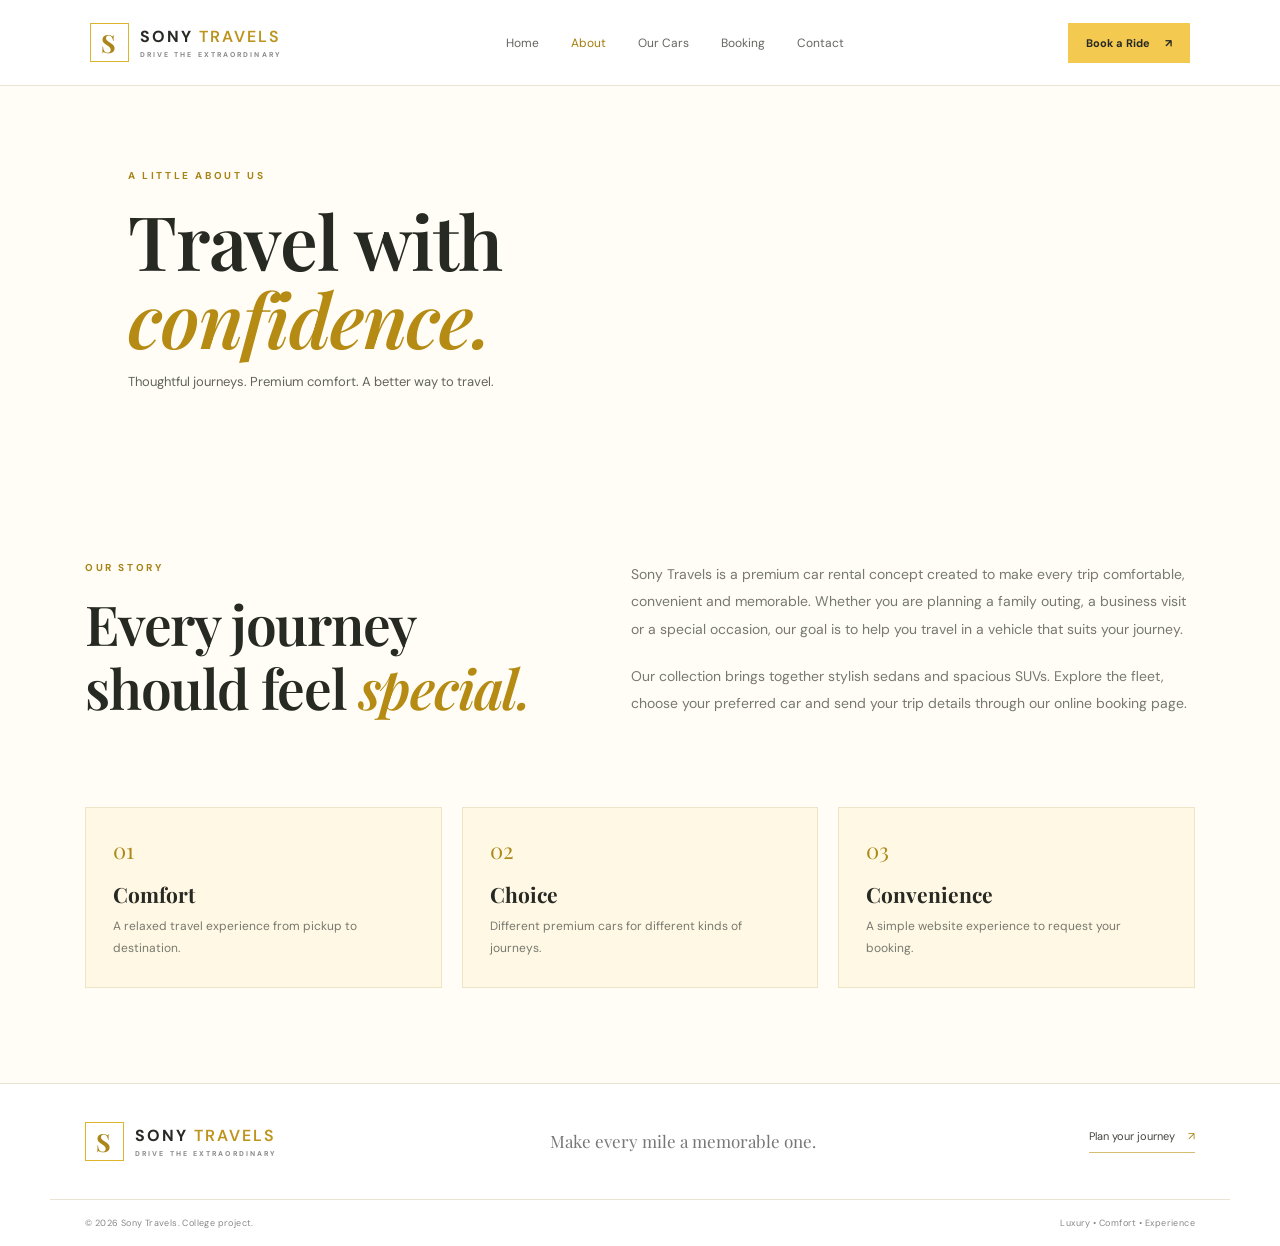
<file: about.html>
<!DOCTYPE html>
<html lang="en">
<head>
  <meta charset="UTF-8">
  <meta name="viewport" content="width=device-width, initial-scale=1.0">
  <title>About | Sony Travels</title>
  <link rel="preconnect" href="https://fonts.googleapis.com">
  <link rel="preconnect" href="https://fonts.gstatic.com" crossorigin>
  <link href="https://fonts.googleapis.com/css2?family=DM+Sans:wght@400;500;600;700&family=Playfair+Display:wght@600;700&display=swap" rel="stylesheet">
  <link rel="stylesheet" href="style.css">
</head>
<body>
<header class="site-header">
  <a class="brand" href="index.html"><span class="brand-mark">S</span><span>SONY <b>TRAVELS</b><small>DRIVE THE EXTRAORDINARY</small></span></a>
  <button class="menu-toggle" id="menuToggle" aria-label="Toggle navigation">☰</button>
  <nav id="mainNav">
    <a href="index.html" class="">Home</a>
    <a href="about.html" class="active">About</a>
    <a href="cars.html" class="">Our Cars</a>
    <a href="booking.html" class="">Booking</a>
    <a href="contact.html" class="">Contact</a>
  </nav>
  <a class="header-cta" href="booking.html">Book a Ride <span>↗</span></a>
</header>
<main>

<section class="page-hero about-banner"><div class="page-hero-inner"><div class="section-kicker">A LITTLE ABOUT US</div><h1>Travel with<br><em>confidence.</em></h1><p>Thoughtful journeys. Premium comfort. A better way to travel.</p></div></section>
<section class="section-wrap content-section">
  <div class="two-col"><div><div class="section-kicker">OUR STORY</div><h2>Every journey should feel <em>special.</em></h2></div><div class="long-copy"><p>Sony Travels is a premium car rental concept created to make every trip comfortable, convenient and memorable. Whether you are planning a family outing, a business visit or a special occasion, our goal is to help you travel in a vehicle that suits your journey.</p><p>Our collection brings together stylish sedans and spacious SUVs. Explore the fleet, choose your preferred car and send your trip details through our online booking page.</p></div></div>
  <div class="about-values"><div><span>01</span><h3>Comfort</h3><p>A relaxed travel experience from pickup to destination.</p></div><div><span>02</span><h3>Choice</h3><p>Different premium cars for different kinds of journeys.</p></div><div><span>03</span><h3>Convenience</h3><p>A simple website experience to request your booking.</p></div></div>
</section>

</main>
<footer>
  <div class="footer-main section-wrap">
    <div class="brand footer-brand"><span class="brand-mark">S</span><span>SONY <b>TRAVELS</b><small>DRIVE THE EXTRAORDINARY</small></span></div>
    <p>Make every mile a memorable one.</p>
    <a href="booking.html" class="underlined-link">Plan your journey <span>↗</span></a>
  </div>
  <div class="footer-bottom section-wrap"><span>© 2026 Sony Travels. College project.</span><span>Luxury • Comfort • Experience</span></div>
</footer>
<script src="script.js"></script>
</body>
</html>
</file>
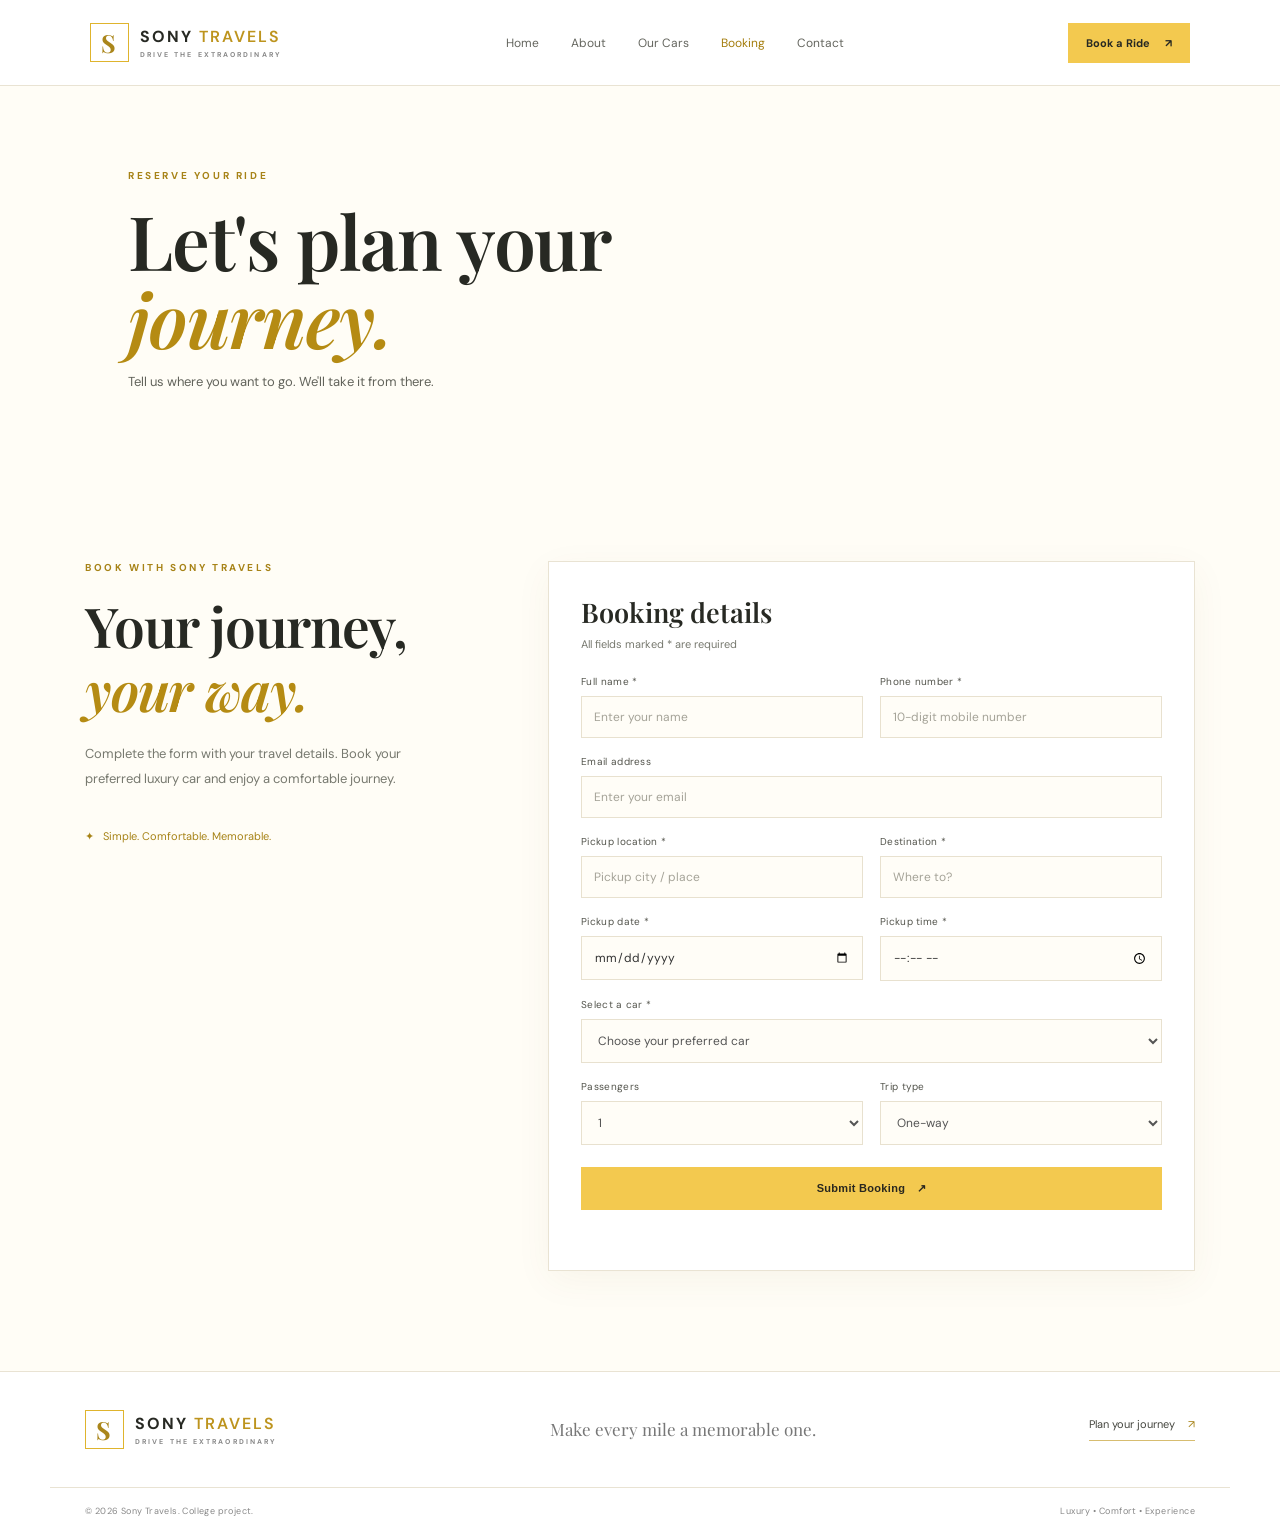
<file: booking.html>
<!DOCTYPE html>
<html lang="en">
<head>
    <meta charset="UTF-8">
    <meta name="viewport" content="width=device-width, initial-scale=1.0">
    <title>Booking | Sony Travels</title>

    <link rel="preconnect" href="https://fonts.googleapis.com">
    <link rel="preconnect" href="https://fonts.gstatic.com" crossorigin>

    <link href="https://fonts.googleapis.com/css2?family=DM+Sans:wght@400;500;600;700&family=Playfair+Display:wght@600;700&display=swap" rel="stylesheet">

    <link rel="stylesheet" href="style.css">
</head>

<body>

<header class="site-header">

    <a class="brand" href="index.html">
        <span class="brand-mark">S</span>
        <span>SONY <b>TRAVELS</b>
            <small>DRIVE THE EXTRAORDINARY</small>
        </span>
    </a>

    <button class="menu-toggle" id="menuToggle" aria-label="Toggle navigation">☰</button>

    <nav id="mainNav">
        <a href="index.html">Home</a>
        <a href="about.html">About</a>
        <a href="cars.html">Our Cars</a>
        <a href="booking.html" class="active">Booking</a>
        <a href="contact.html">Contact</a>
    </nav>

    <a class="header-cta" href="booking.html">Book a Ride <span>↗</span></a>

</header>

<main>

    <section class="page-hero booking-banner">

        <div class="page-hero-inner">
            <div class="section-kicker">RESERVE YOUR RIDE</div>

            <h1>Let's plan your<br><em>journey.</em></h1>

            <p>Tell us where you want to go. We'll take it from there.</p>
        </div>

    </section>


    <section class="section-wrap booking-layout">

        <div class="booking-copy">

            <div class="section-kicker">BOOK WITH SONY TRAVELS</div>

            <h2>Your journey,<br><em>your way.</em></h2>

            <p>
                Complete the form with your travel details.
                Book your preferred luxury car and enjoy a comfortable journey.
            </p>

            <div class="booking-note">
                ✦ &nbsp; Simple. Comfortable. Memorable.
            </div>

        </div>


        <form class="booking-form" id="bookingForm" action="save_booking.php" method="POST">

            <h3>Booking details</h3>

            <p class="form-subtitle">All fields marked * are required</p>

            <div class="form-grid">

                <label>
                    Full name *
                    <input type="text" name="name" placeholder="Enter your name" required>
                </label>

                <label>
                    Phone number *
                    <input type="tel" name="phone" placeholder="10-digit mobile number" pattern="[0-9]{10}" required>
                </label>

                <label class="full">
                    Email address
                    <input type="email" name="email" placeholder="Enter your email">
                </label>

                <label>
                    Pickup location *
                    <input type="text" name="pickup" placeholder="Pickup city / place" required>
                </label>

                <label>
                    Destination *
                    <input type="text" name="destination" placeholder="Where to?" required>
                </label>

                <label>
                    Pickup date *
                    <input type="date" name="date" id="tripDate" required>
                </label>

                <label>
                    Pickup time *
                    <input type="time" name="time" required>
                </label>

                <label class="full">
                    Select a car *
                    <select name="car" id="carSelect" required>
                        <option value="">Choose your preferred car</option>
                        <option>Mercedes-Benz S-Class</option>
                        <option>BMW 7 Series</option>
                        <option>Range Rover</option>
                        <option>Toyota Fortuner</option>
                        <option>Audi A8</option>
                        <option>Toyota Innova Hycross</option>
                    </select>
                </label>

                <label>
                    Passengers
                    <select name="passengers">
                        <option>1</option>
                        <option>2</option>
                        <option>3</option>
                        <option>4</option>
                        <option>5</option>
                        <option>6</option>
                        <option>7</option>
                    </select>
                </label>

                <label>
                    Trip type
                    <select name="trip">
                        <option>One-way</option>
                        <option>Round trip</option>
                    </select>
                </label>

            </div>

            <button class="button button-yellow submit-button" type="submit">
                Submit Booking <span>↗</span>
            </button>

            <p class="form-message" id="formMessage" role="status"></p>

        </form>

    </section>

</main>


<footer>

    <div class="footer-main section-wrap">

        <div class="brand footer-brand">
            <span class="brand-mark">S</span>
            <span>SONY <b>TRAVELS</b>
                <small>DRIVE THE EXTRAORDINARY</small>
            </span>
        </div>

        <p>Make every mile a memorable one.</p>

        <a href="booking.html" class="underlined-link">
            Plan your journey <span>↗</span>
        </a>

    </div>

    <div class="footer-bottom section-wrap">
        <span>© 2026 Sony Travels. College project.</span>
        <span>Luxury • Comfort • Experience</span>
    </div>

</footer>

<script src="script.js"></script>

</body>
</html>
</file>
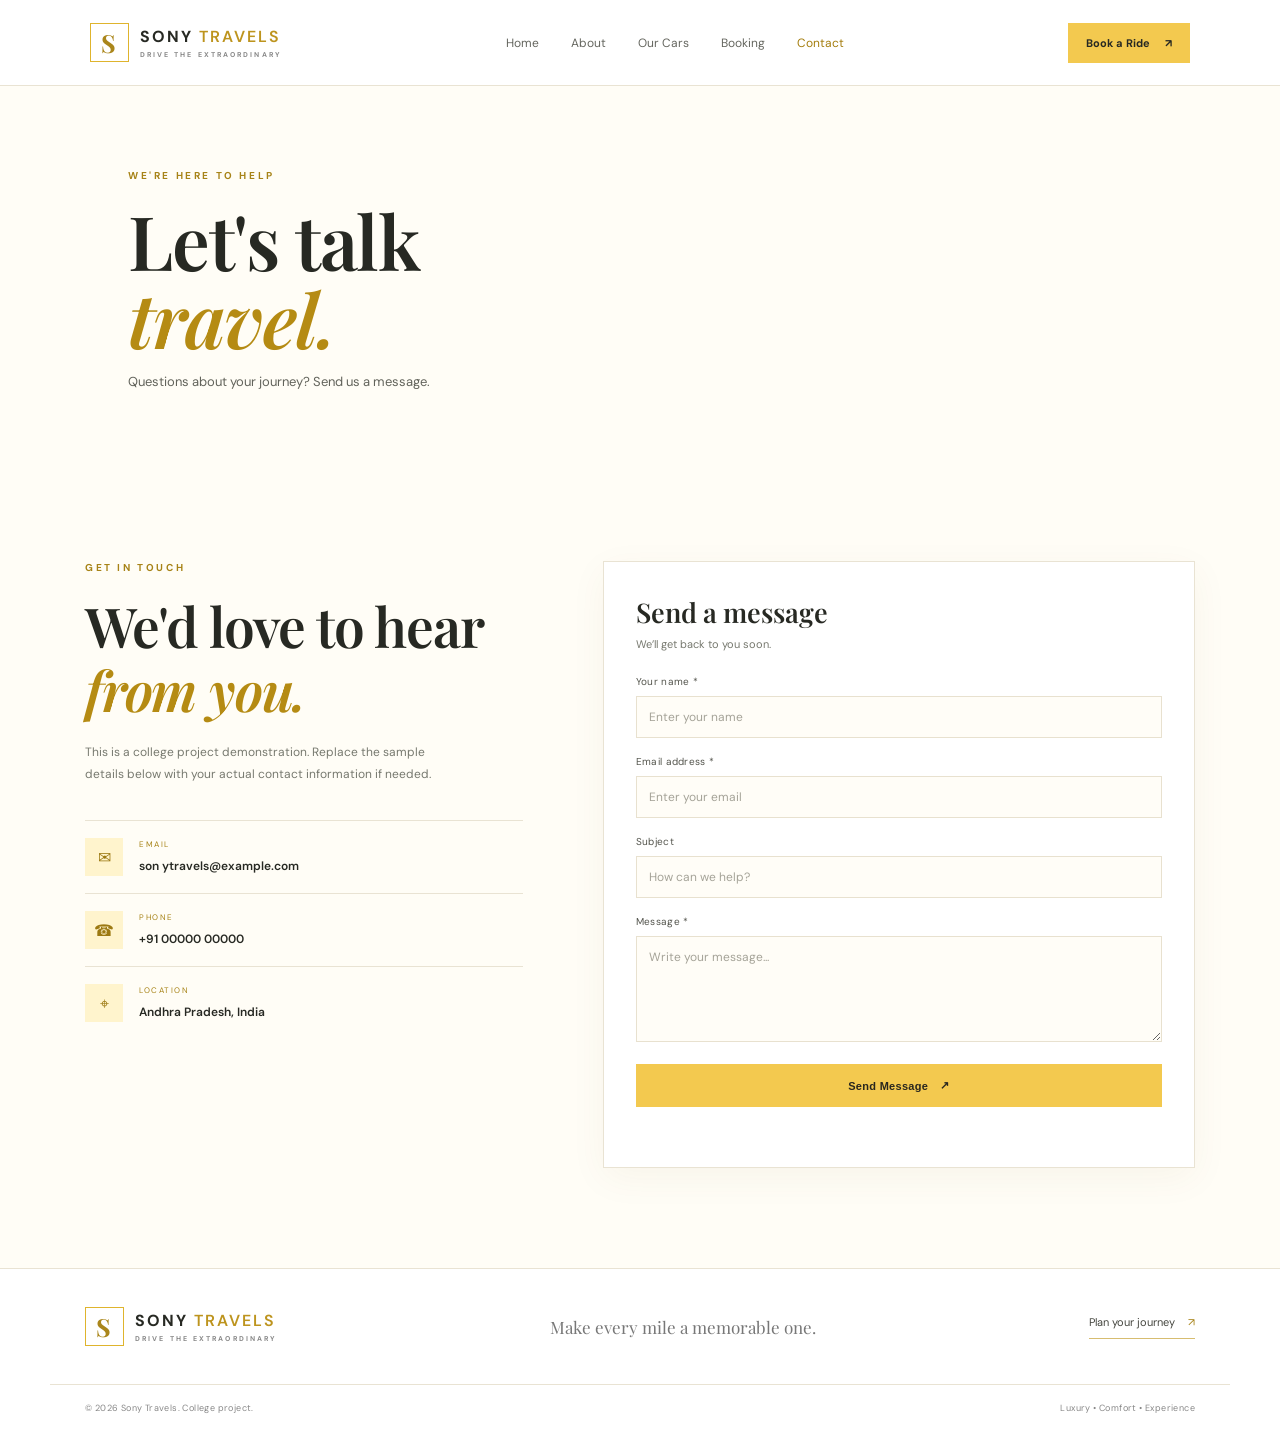
<file: contact.html>
<!DOCTYPE html>
<html lang="en">
<head>
  <meta charset="UTF-8">
  <meta name="viewport" content="width=device-width, initial-scale=1.0">
  <title>Contact | Sony Travels</title>
  <link rel="preconnect" href="https://fonts.googleapis.com">
  <link rel="preconnect" href="https://fonts.gstatic.com" crossorigin>
  <link href="https://fonts.googleapis.com/css2?family=DM+Sans:wght@400;500;600;700&family=Playfair+Display:wght@600;700&display=swap" rel="stylesheet">
  <link rel="stylesheet" href="style.css">
</head>
<body>
<header class="site-header">
  <a class="brand" href="index.html"><span class="brand-mark">S</span><span>SONY <b>TRAVELS</b><small>DRIVE THE EXTRAORDINARY</small></span></a>
  <button class="menu-toggle" id="menuToggle" aria-label="Toggle navigation">☰</button>
  <nav id="mainNav">
    <a href="index.html" class="">Home</a>
    <a href="about.html" class="">About</a>
    <a href="cars.html" class="">Our Cars</a>
    <a href="booking.html" class="">Booking</a>
    <a href="contact.html" class="active">Contact</a>
  </nav>
  <a class="header-cta" href="booking.html">Book a Ride <span>↗</span></a>
</header>
<main>

<section class="page-hero contact-banner"><div class="page-hero-inner"><div class="section-kicker">WE'RE HERE TO HELP</div><h1>Let's talk<br><em>travel.</em></h1><p>Questions about your journey? Send us a message.</p></div></section>
<section class="section-wrap contact-layout">
  <div class="contact-info"><div class="section-kicker">GET IN TOUCH</div><h2>We'd love to hear<br><em>from you.</em></h2><p class="muted">This is a college project demonstration. Replace the sample details below with your actual contact information if needed.</p>
    <div class="contact-item"><span>✉</span><div><small>EMAIL</small><b>son ytravels@example.com</b></div></div>
    <div class="contact-item"><span>☎</span><div><small>PHONE</small><b>+91 00000 00000</b></div></div>
    <div class="contact-item"><span>⌖</span><div><small>LOCATION</small><b>Andhra Pradesh, India</b></div></div>
  </div>
  <form class="booking-form contact-form" id="contactForm"><h3>Send a message</h3><p class="form-subtitle">We’ll get back to you soon.</p>
    <div class="form-grid"><label class="full">Your name *<input name="name" placeholder="Enter your name" required></label><label class="full">Email address *<input type="email" name="email" placeholder="Enter your email" required></label><label class="full">Subject<input name="subject" placeholder="How can we help?"></label><label class="full">Message *<textarea name="message" rows="5" placeholder="Write your message..." required></textarea></label></div>
    <button class="button button-yellow submit-button" type="submit">Send Message <span>↗</span></button><p class="form-message" id="contactMessage" role="status"></p>
  </form>
</section>

</main>
<footer>
  <div class="footer-main section-wrap">
    <div class="brand footer-brand"><span class="brand-mark">S</span><span>SONY <b>TRAVELS</b><small>DRIVE THE EXTRAORDINARY</small></span></div>
    <p>Make every mile a memorable one.</p>
    <a href="booking.html" class="underlined-link">Plan your journey <span>↗</span></a>
  </div>
  <div class="footer-bottom section-wrap"><span>© 2026 Sony Travels. College project.</span><span>Luxury • Comfort • Experience</span></div>
</footer>
<script src="script.js"></script>
</body>
</html>
</file>
<file: style.css>
* {
    box-sizing: border-box;
    margin: 0;
    padding: 0;
}

:root {
    --ink: #272923;
    --muted: #77796f;
    --yellow: #f3c94f;
    --yellow-deep: #dfb42d;
    --cream: #fffdf6;
    --pale: #fff8df;
    --line: #e9e3d3;
    --white: #fff;
}

html {
    scroll-behavior: smooth;
}

body {
    background: var(--cream);
    color: var(--ink);
    font-family: "DM Sans", sans-serif;
}

a {
    color: inherit;
    text-decoration: none;
}

/* HEADER */

.site-header {
    height: 86px;
    padding: 0 7%;
    display: flex;
    align-items: center;
    justify-content: space-between;
    background: #fff;
    position: relative;
    z-index: 10;
    border-bottom: 1px solid var(--line);
}

.brand {
    display: flex;
    align-items: center;
    gap: 11px;
    font-size: 16px;
    letter-spacing: 2px;
    font-weight: 700;
}

.brand-mark {
    width: 39px;
    height: 39px;
    border: 1px solid var(--yellow-deep);
    color: #aa861b;
    display: grid;
    place-items: center;
    font-family: "Playfair Display", serif;
    font-size: 25px;
}

.brand b {
    color: #bd941e;
    font-weight: 600;
}

.brand small {
    display: block;
    font-size: 7px;
    letter-spacing: 2.1px;
    color: #888;
    margin-top: 3px;
}

nav {
    display: flex;
    gap: 32px;
}

nav a {
    font-size: 12px;
    color: #65665f;
    transition: .2s;
}

nav a:hover,
nav a.active {
    color: #a47d0d;
}

.header-cta {
    background: var(--yellow);
    padding: 13px 18px;
    font-size: 11px;
    font-weight: 700;
}

.header-cta span,
.button span {
    margin-left: 12px;
}

.menu-toggle {
    display: none;
    background: none;
    border: 0;
    color: var(--ink);
    font-size: 25px;
}

/* COMMON */

.section-wrap {
    max-width: 1180px;
    margin: auto;
    padding-left: 35px;
    padding-right: 35px;
}

/* HOME HERO */

.hero {
    min-height: 660px;
    position: relative;
    display: flex;
    align-items: center;
    padding: 0 10%;
    background-position: center;
    background-size: cover;
}

.home-hero {
    background-image:
        linear-gradient(
            90deg,
            rgba(255,253,246,.96) 0%,
            rgba(255,253,246,.83) 42%,
            rgba(255,253,246,.12) 100%
        ),
        url("https://images.unsplash.com/photo-1503376780353-7e6692767b70?auto=format&fit=crop&w=2200&q=90");
}

.hero-content {
    max-width: 570px;
    margin-top: -20px;
}

.eyebrow,
.section-kicker {
    font-size: 10px;
    letter-spacing: 2.6px;
    color: #a78317;
    font-weight: 700;
}

.eyebrow span {
    display: inline-block;
    width: 27px;
    height: 1px;
    background: #c49a20;
    vertical-align: middle;
    margin-right: 10px;
}

h1,
h2 {
    font-family: "Playfair Display", serif;
    font-weight: 600;
    letter-spacing: -1.2px;
}

h1 {
    font-size: clamp(58px, 7vw, 88px);
    line-height: 1.04;
    margin: 24px 0 19px;
}

h1 em,
h2 em {
    color: #b58b13;
    font-weight: 600;
}

.hero-copy {
    max-width: 440px;
    color: #5f6059;
    font-size: 14px;
    line-height: 1.9;
}

.hero-actions {
    display: flex;
    align-items: center;
    gap: 29px;
    margin-top: 32px;
}

/* BUTTONS */

.button {
    display: inline-flex;
    align-items: center;
    justify-content: center;
    padding: 15px 22px;
    font-size: 11px;
    font-weight: 700;
    letter-spacing: .3px;
    border: 0;
    cursor: pointer;
}

.button-yellow {
    background: var(--yellow);
    color: #29271f;
    transition: .2s;
}

.button-yellow:hover {
    background: #e9bd38;
    transform: translateY(-2px);
}

.text-link,
.underlined-link {
    font-size: 11px;
    color: #45463f;
}

.text-link span {
    color: #a78317;
    margin-left: 9px;
}

.underlined-link {
    display: inline-block;
    border-bottom: 1px solid #d7bd70;
    padding-bottom: 9px;
}

.underlined-link span {
    color: #a78317;
    margin-left: 10px;
}

.hero-bottom {
    position: absolute;
    bottom: 28px;
    left: 10%;
    display: flex;
    align-items: center;
    gap: 13px;
    font-size: 8px;
    letter-spacing: 2px;
    color: #686960;
}

.scroll-line {
    width: 50px;
    height: 1px;
    background: #b58b13;
}

/* INTRO SECTION */

.intro {
    padding-top: 95px;
    padding-bottom: 90px;
}

.intro-grid {
    display: grid;
    grid-template-columns: 1.2fr .8fr;
    gap: 75px;
    align-items: end;
    margin-top: 22px;
}

h2 {
    font-size: clamp(36px, 4.5vw, 55px);
    line-height: 1.17;
}

.intro-text p,
.long-copy p,
.booking-copy > p {
    font-size: 13px;
    line-height: 1.95;
    color: var(--muted);
    margin-bottom: 20px;
}

/* FEATURES */

.feature-row {
    display: grid;
    grid-template-columns: repeat(3, 1fr);
    border-top: 1px solid var(--line);
    margin-top: 65px;
    padding-top: 26px;
    gap: 20px;
}

.feature-row > div {
    display: grid;
    grid-template-columns: 40px 1fr;
    align-items: center;
}

.feature-number {
    grid-row: span 2;
    color: #b58b13;
    font-family: "Playfair Display", serif;
    font-size: 19px;
}

.feature-row b {
    font-size: 12px;
}

.feature-row small {
    font-size: 10px;
    color: var(--muted);
    margin-top: 5px;
}

/* CARS SECTION */

.soft-section {
    background: #fff8e5;
    padding: 82px 0 90px;
}

.fleet-heading {
    display: flex;
    justify-content: space-between;
    align-items: end;
    margin-bottom: 35px;
}

.fleet-heading h2 {
    margin-top: 13px;
}

.muted {
    font-size: 12px;
    color: var(--muted);
}

.car-grid {
    display: grid;
    grid-template-columns: repeat(2, 1fr);
    gap: 26px;
}

.car-card {
    background: #fff;
    border: 1px solid #eee7d5;
    overflow: hidden;
    box-shadow: 0 8px 28px #5e4b1610;
}

.car-image {
    height: 255px;
    position: relative;
    overflow: hidden;
    background: #eee;
}

.car-image img {
    width: 100%;
    height: 100%;
    object-fit: cover;
    transition: transform .45s;
}

.car-card:hover img {
    transform: scale(1.045);
}

.car-tag {
    position: absolute;
    top: 16px;
    left: 16px;
    background: #fff9e9;
    color: #8e6d0c;
    font-size: 8px;
    letter-spacing: 1.5px;
    padding: 9px 12px;
}

.car-info {
    display: flex;
    justify-content: space-between;
    align-items: center;
    padding: 19px 21px;
}

.car-info h3 {
    font-family: "Playfair Display", serif;
    font-size: 19px;
    font-weight: 600;
}

.car-info p {
    color: var(--muted);
    font-size: 10px;
    margin-top: 7px;
}

.round-arrow {
    width: 38px;
    height: 38px;
    border: 1px solid #e4c75f;
    color: #99760d;
    display: grid;
    place-items: center;
    border-radius: 50%;
    transition: .2s;
}

.round-arrow:hover {
    background: var(--yellow);
    color: #222;
}

/* CALLOUT */

.callout {
    padding-top: 75px;
    padding-bottom: 75px;
    display: flex;
    align-items: center;
    justify-content: space-between;
    gap: 25px;
}

.callout h2 {
    margin-top: 13px;
}

/* INNER PAGE HERO */

.page-hero {
    min-height: 390px;
    display: flex;
    align-items: center;
    padding: 55px 10%;
    background-size: cover;
    background-position: center;
    position: relative;
}

.page-hero:before {
    content: "";
    position: absolute;
    inset: 0;
    background: linear-gradient(
        90deg,
        rgba(255,253,246,.96),
        rgba(255,253,246,.72) 53%,
        rgba(255,253,246,.12)
    );
    pointer-events: none;
}

.about-banner {
    background-image: url("https://images.unsplash.com/photo-1492144534655-ae79c964c9d7?auto=format&fit=crop&w=2000&q=85");
}

.cars-banner {
    background-image: url("https://images.unsplash.com/photo-1503376780353-7e6692767b70?auto=format&fit=crop&w=2000&q=85");
}

.booking-banner {
    background-image: url("https://images.unsplash.com/photo-1493238792000-8113da705763?auto=format&fit=crop&w=2000&q=85");
}

.contact-banner {
    background-image: url("https://images.unsplash.com/photo-1449965408869-eaa3f722e40d?auto=format&fit=crop&w=2000&q=85");
}

.page-hero-inner {
    position: relative;
    z-index: 1;
    max-width: 560px;
}

.page-hero h1 {
    font-size: clamp(52px, 6vw, 75px);
    margin: 19px 0 13px;
}

.page-hero p {
    font-size: 13px;
    color: #62635b;
    line-height: 1.8;
}

/* ABOUT PAGE */

.content-section {
    padding-top: 85px;
    padding-bottom: 95px;
}

.two-col {
    display: grid;
    grid-template-columns: .9fr 1.1fr;
    gap: 85px;
    align-items: start;
}

.two-col h2 {
    margin-top: 17px;
}

.long-copy p {
    font-size: 14px;
}

.about-values {
    display: grid;
    grid-template-columns: repeat(3, 1fr);
    gap: 20px;
    margin-top: 70px;
}

.about-values > div {
    background: #fff8e5;
    border: 1px solid #eee4c8;
    padding: 27px;
}

.about-values span {
    color: #ad8918;
    font-family: "Playfair Display", serif;
    font-size: 22px;
}

.about-values h3 {
    font-family: "Playfair Display", serif;
    font-size: 21px;
    margin: 15px 0 8px;
}

.about-values p {
    font-size: 12px;
    line-height: 1.8;
    color: var(--muted);
}

/* BOOKING PAGE */

.all-cars {
    row-gap: 28px;
}

.booking-layout {
    display: grid;
    grid-template-columns: .75fr 1.25fr;
    gap: 75px;
    padding-top: 85px;
    padding-bottom: 100px;
    align-items: start;
}

.booking-copy h2,
.contact-info h2 {
    margin: 19px 0;
}

.booking-copy > p {
    max-width: 350px;
}

.booking-note {
    margin-top: 38px;
    color: #a78317;
    font-size: 11px;
}

/* BOOKING FORM */

.booking-form {
    background: #fff;
    border: 1px solid var(--line);
    padding: 32px;
    box-shadow: 0 10px 35px #6d57100d;

    position: relative;
    z-index: 5;
    pointer-events: auto;
}

.booking-form * {
    pointer-events: auto;
}

.booking-form h3 {
    font-family: "Playfair Display", serif;
    font-size: 27px;
    font-weight: 600;
}

.form-subtitle {
    font-size: 11px;
    color: var(--muted);
    margin: 7px 0 24px;
}

.form-grid {
    display: grid;
    grid-template-columns: 1fr 1fr;
    gap: 17px;
}

.form-grid label {
    font-size: 10px;
    color: #53544c;
    letter-spacing: .3px;
}

.form-grid input,
.form-grid select,
.form-grid textarea {
    display: block;
    width: 100%;
    margin-top: 8px;
    background: #fffdf7;
    border: 1px solid #e8e1cf;
    color: #333;
    padding: 12px;
    font: 12px "DM Sans", sans-serif;
    outline: none;
    border-radius: 0;
    cursor: text;

    position: relative;
    z-index: 6;
    pointer-events: auto;
}

.form-grid input:focus,
.form-grid select:focus,
.form-grid textarea:focus {
    border-color: #c5a02c;
}

.form-grid input::placeholder,
.form-grid textarea::placeholder {
    color: #a5a398;
}

.form-grid select {
    color: #555;
    cursor: pointer;
}

.full {
    grid-column: 1 / -1;
}

.submit-button {
    width: 100%;
    margin-top: 22px;
    position: relative;
    z-index: 6;
    pointer-events: auto;
}

.form-message {
    font-size: 12px;
    color: #8c7017;
    margin-top: 12px;
    min-height: 16px;
}

/* CONTACT PAGE */

.contact-layout {
    display: grid;
    grid-template-columns: .85fr 1.15fr;
    gap: 80px;
    padding-top: 85px;
    padding-bottom: 100px;
}

.contact-info > p {
    max-width: 380px;
    line-height: 1.9;
    margin-bottom: 34px;
}

.contact-item {
    display: flex;
    align-items: center;
    gap: 16px;
    padding: 17px 0;
    border-top: 1px solid var(--line);
}

.contact-item > span {
    width: 38px;
    height: 38px;
    background: #fff4cd;
    color: #9c7912;
    display: grid;
    place-items: center;
}

.contact-item small {
    display: block;
    color: #a78317;
    font-size: 8px;
    letter-spacing: 1.5px;
    margin-bottom: 5px;
}

.contact-item b {
    font-size: 12px;
    font-weight: 600;
}

.contact-form {
    align-self: start;
}

/* FOOTER */

footer {
    background: #fff;
    border-top: 1px solid var(--line);
}

.footer-main {
    padding-top: 38px;
    padding-bottom: 38px;
    display: flex;
    align-items: center;
    justify-content: space-between;
}

.footer-main > p {
    font-family: "Playfair Display", serif;
    font-size: 17px;
    color: #777;
}

.footer-bottom {
    border-top: 1px solid var(--line);
    padding-top: 17px;
    padding-bottom: 17px;
    display: flex;
    justify-content: space-between;
    color: #888;
    font-size: 9px;
    letter-spacing: .4px;
}

/* TABLET RESPONSIVE */

@media(max-width: 800px) {

    .site-header {
        padding: 0 5%;
        height: 75px;
    }

    .menu-toggle {
        display: block;
        order: 3;
    }

    nav {
        display: none;
        position: absolute;
        top: 75px;
        left: 0;
        right: 0;
        background: #fff;
        padding: 22px 6%;
        flex-direction: column;
        gap: 20px;
    }

    nav.open {
        display: flex;
    }

    .header-cta {
        margin-left: auto;
        margin-right: 17px;
        padding: 11px 13px;
    }

    .hero {
        min-height: 590px;
        padding: 0 7%;
    }

    .home-hero {
        background-position: 62% center;
        background-image:
            linear-gradient(
                90deg,
                rgba(255,253,246,.97),
                rgba(255,253,246,.78) 58%,
                rgba(255,253,246,.28)
            ),
            url("https://images.unsplash.com/photo-1503376780353-7e6692767b70?auto=format&fit=crop&w=1500&q=85");
    }

    .hero-bottom {
        left: 7%;
    }

    .intro-grid {
        grid-template-columns: 1fr;
        gap: 22px;
    }

    .booking-layout,
    .contact-layout {
        grid-template-columns: 1fr;
        gap: 38px;
    }

    .two-col {
        grid-template-columns: 1fr;
        gap: 25px;
    }
}

/* MOBILE RESPONSIVE */

@media(max-width: 560px) {

    .brand {
        font-size: 13px;
    }

    .brand-mark {
        width: 34px;
        height: 34px;
    }

    .header-cta {
        font-size: 9px;
    }

    .hero {
        min-height: 560px;
    }

    .hero-copy {
        font-size: 13px;
    }

    .hero-actions {
        gap: 17px;
        flex-wrap: wrap;
    }

    .button {
        padding: 14px 16px;
    }

    .hero-bottom {
        font-size: 7px;
        gap: 8px;
    }

    .section-wrap {
        padding-left: 22px;
        padding-right: 22px;
    }

    .intro {
        padding-top: 70px;
        padding-bottom: 70px;
    }

    .feature-row {
        grid-template-columns: 1fr;
        gap: 19px;
    }

    .soft-section {
        padding: 65px 0;
    }

    .fleet-heading {
        align-items: flex-start;
        flex-direction: column;
        gap: 18px;
    }

    .car-grid {
        grid-template-columns: 1fr;
        gap: 19px;
    }

    .car-image {
        height: 220px;
    }

    .callout {
        align-items: flex-start;
        flex-direction: column;
        padding-top: 60px;
        padding-bottom: 60px;
    }

    .page-hero {
        min-height: 340px;
        padding: 45px 7%;
    }

    .content-section,
    .booking-layout,
    .contact-layout {
        padding-top: 65px;
        padding-bottom: 70px;
    }

    .about-values {
        grid-template-columns: 1fr;
        margin-top: 40px;
    }

    .booking-form {
        padding: 23px 17px;
    }

    .form-grid {
        grid-template-columns: 1fr;
    }

    .full {
        grid-column: auto;
    }

    .footer-main {
        align-items: flex-start;
        flex-direction: column;
        gap: 20px;
    }

    .footer-bottom {
        gap: 9px;
        flex-direction: column;
    }
}
</file>
